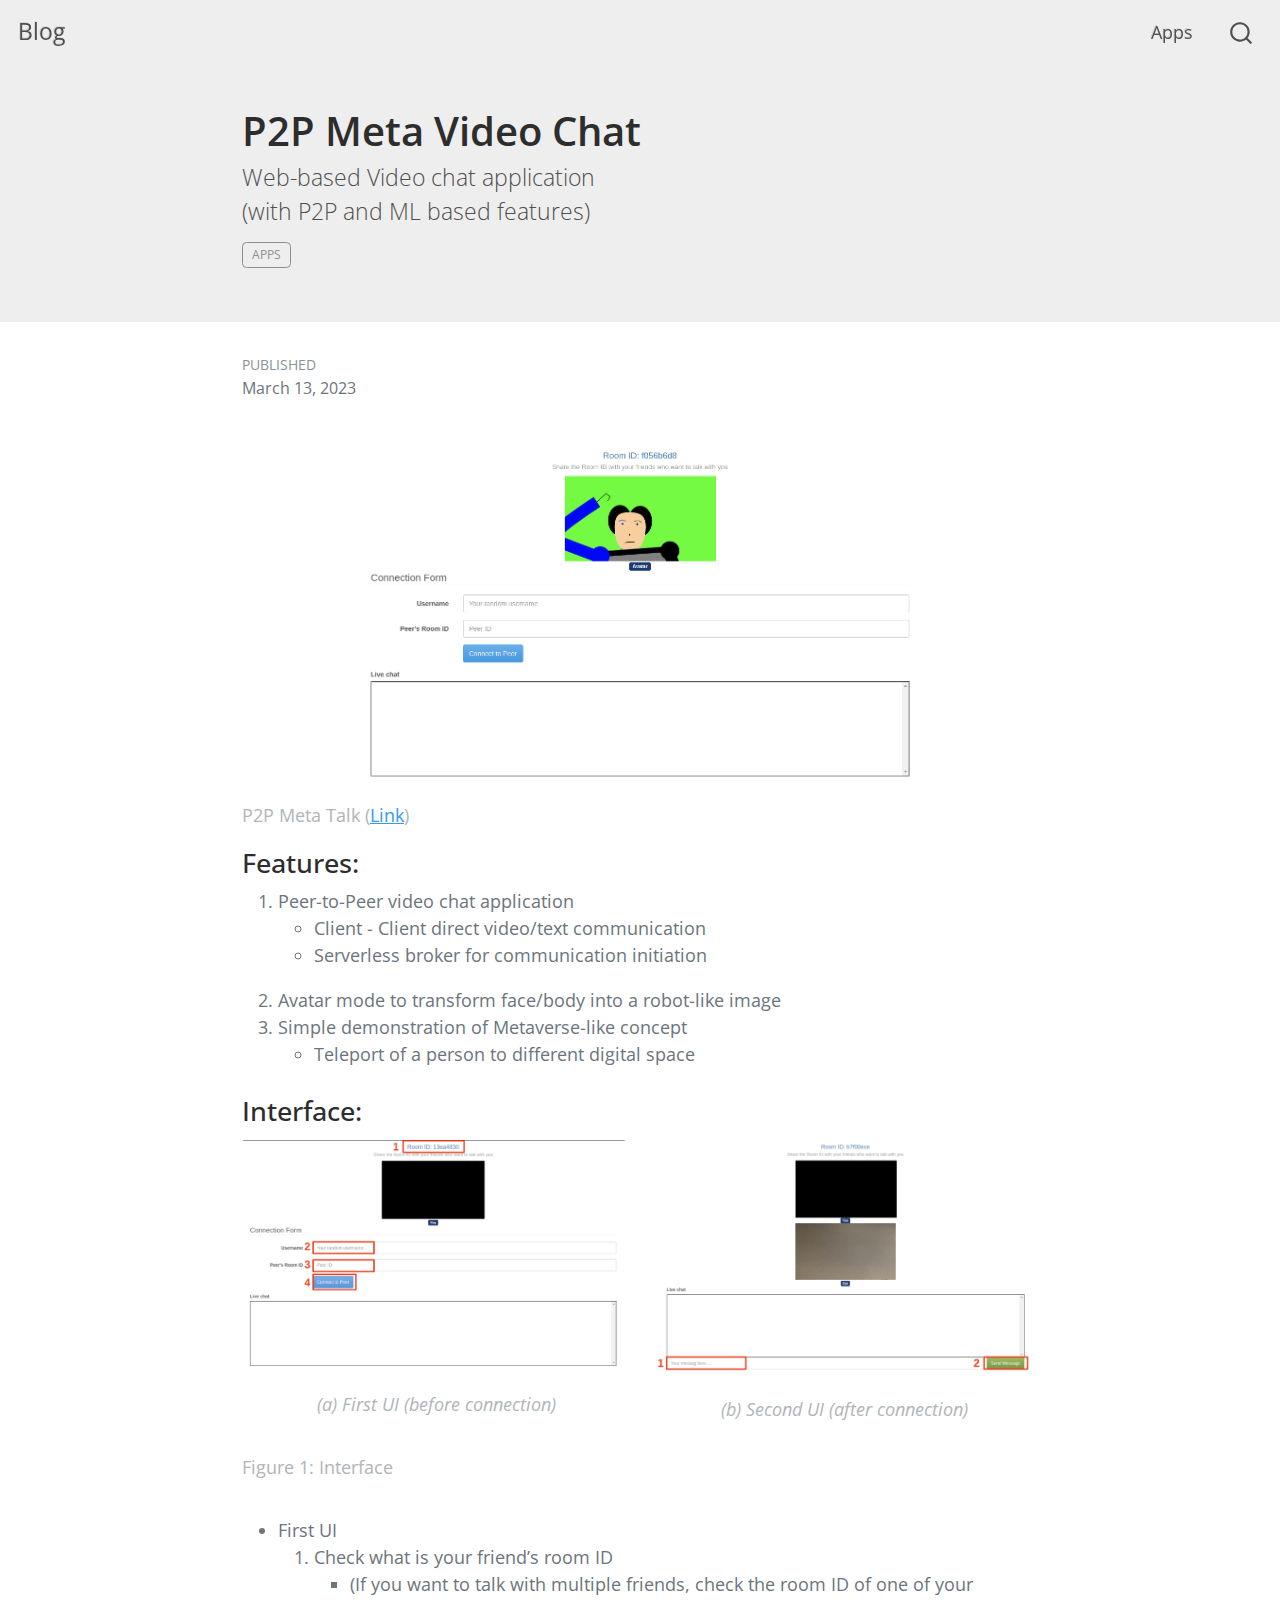
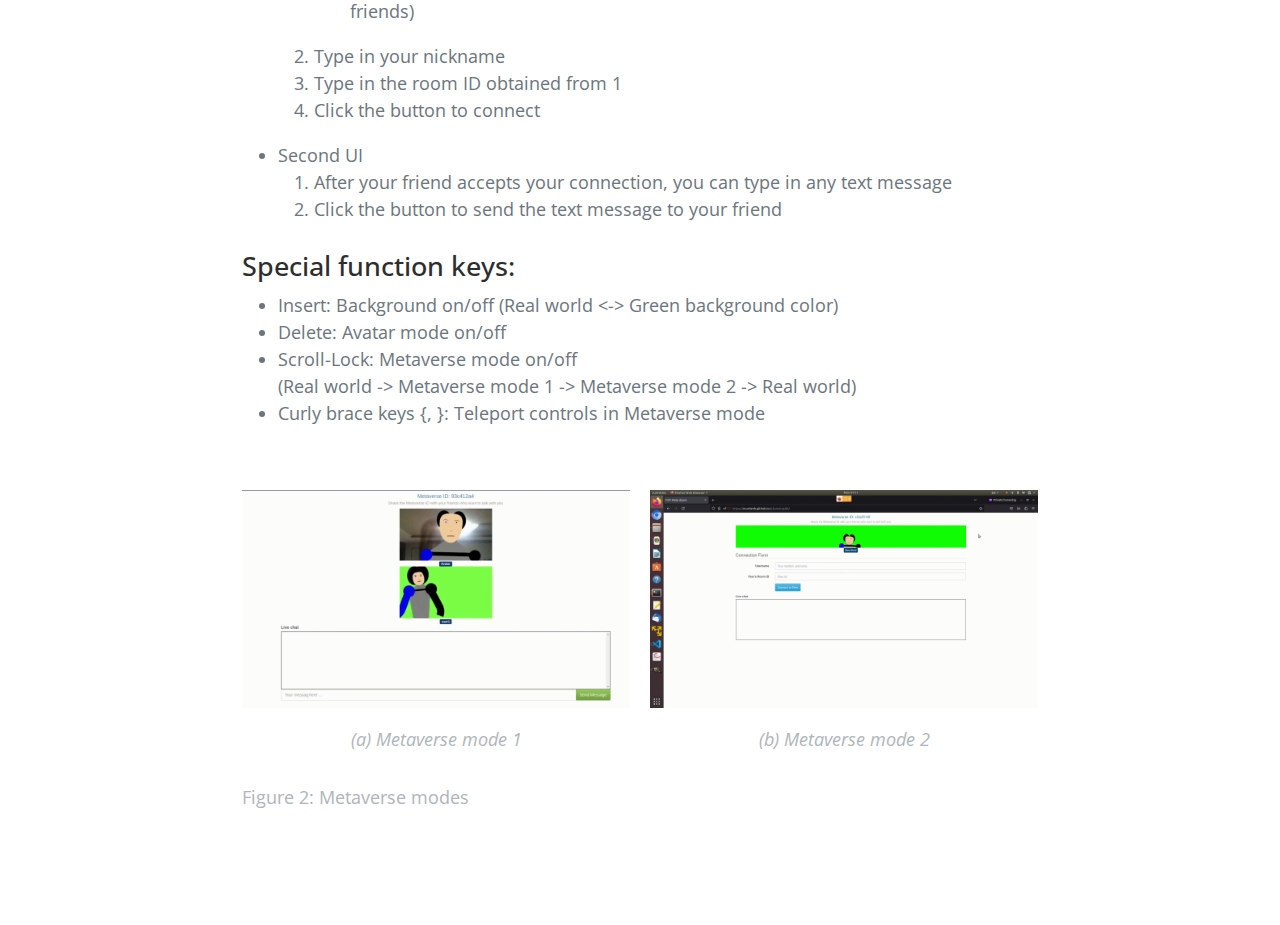
<file: posts/first-app/index.html>
<!DOCTYPE html>
<html xmlns="http://www.w3.org/1999/xhtml" lang="en" xml:lang="en"><head>

<meta charset="utf-8">
<meta name="generator" content="quarto-1.2.335">

<meta name="viewport" content="width=device-width, initial-scale=1.0, user-scalable=yes">

<meta name="dcterms.date" content="2023-03-13">

<title>Blog - P2P Meta Video Chat</title>
<style>
code{white-space: pre-wrap;}
span.smallcaps{font-variant: small-caps;}
div.columns{display: flex; gap: min(4vw, 1.5em);}
div.column{flex: auto; overflow-x: auto;}
div.hanging-indent{margin-left: 1.5em; text-indent: -1.5em;}
ul.task-list{list-style: none;}
ul.task-list li input[type="checkbox"] {
  width: 0.8em;
  margin: 0 0.8em 0.2em -1.6em;
  vertical-align: middle;
}
</style>


<script src="../../site_libs/quarto-nav/quarto-nav.js"></script>
<script src="../../site_libs/quarto-nav/headroom.min.js"></script>
<script src="../../site_libs/clipboard/clipboard.min.js"></script>
<script src="../../site_libs/quarto-search/autocomplete.umd.js"></script>
<script src="../../site_libs/quarto-search/fuse.min.js"></script>
<script src="../../site_libs/quarto-search/quarto-search.js"></script>
<meta name="quarto:offset" content="../../">
<script src="../../site_libs/quarto-html/quarto.js"></script>
<script src="../../site_libs/quarto-html/popper.min.js"></script>
<script src="../../site_libs/quarto-html/tippy.umd.min.js"></script>
<script src="../../site_libs/quarto-html/anchor.min.js"></script>
<link href="../../site_libs/quarto-html/tippy.css" rel="stylesheet">
<link href="../../site_libs/quarto-html/quarto-syntax-highlighting.css" rel="stylesheet" id="quarto-text-highlighting-styles">
<script src="../../site_libs/bootstrap/bootstrap.min.js"></script>
<link href="../../site_libs/bootstrap/bootstrap-icons.css" rel="stylesheet">
<link href="../../site_libs/bootstrap/bootstrap.min.css" rel="stylesheet" id="quarto-bootstrap" data-mode="light">
<script id="quarto-search-options" type="application/json">{
  "location": "navbar",
  "copy-button": false,
  "collapse-after": 3,
  "panel-placement": "end",
  "type": "overlay",
  "limit": 20,
  "language": {
    "search-no-results-text": "No results",
    "search-matching-documents-text": "matching documents",
    "search-copy-link-title": "Copy link to search",
    "search-hide-matches-text": "Hide additional matches",
    "search-more-match-text": "more match in this document",
    "search-more-matches-text": "more matches in this document",
    "search-clear-button-title": "Clear",
    "search-detached-cancel-button-title": "Cancel",
    "search-submit-button-title": "Submit"
  }
}</script>


<link rel="stylesheet" href="../../styles.css">
</head>

<body class="nav-fixed fullcontent">

<div id="quarto-search-results"></div>
  <header id="quarto-header" class="headroom fixed-top">
    <nav class="navbar navbar-expand-lg navbar-dark ">
      <div class="navbar-container container-fluid">
      <div class="navbar-brand-container">
    <a class="navbar-brand" href="../../index.html">
    <span class="navbar-title">Blog</span>
    </a>
  </div>
          <button class="navbar-toggler" type="button" data-bs-toggle="collapse" data-bs-target="#navbarCollapse" aria-controls="navbarCollapse" aria-expanded="false" aria-label="Toggle navigation" onclick="if (window.quartoToggleHeadroom) { window.quartoToggleHeadroom(); }">
  <span class="navbar-toggler-icon"></span>
</button>
          <div class="collapse navbar-collapse" id="navbarCollapse">
            <ul class="navbar-nav navbar-nav-scroll ms-auto">
  <li class="nav-item">
    <a class="nav-link" href="../../apps.html">
 <span class="menu-text">Apps</span></a>
  </li>  
</ul>
              <div id="quarto-search" class="" title="Search"></div>
          </div> <!-- /navcollapse -->
      </div> <!-- /container-fluid -->
    </nav>
</header>
<!-- content -->
<header id="title-block-header" class="quarto-title-block default page-columns page-full">
  <div class="quarto-title-banner page-columns page-full">
    <div class="quarto-title column-body">
      <h1 class="title">P2P Meta Video Chat</h1>
            <p class="subtitle lead">Web-based Video chat application <br> (with P2P and ML based features)</p>
                                <div class="quarto-categories">
                <div class="quarto-category">apps</div>
              </div>
                  </div>
  </div>
    
  
  <div class="quarto-title-meta">

      
      <div>
      <div class="quarto-title-meta-heading">Published</div>
      <div class="quarto-title-meta-contents">
        <p class="date">March 13, 2023</p>
      </div>
    </div>
    
      
    </div>
    
  
  </header><div id="quarto-content" class="quarto-container page-columns page-rows-contents page-layout-article page-navbar">
<!-- sidebar -->
<!-- margin-sidebar -->
    
<!-- main -->
<main class="content quarto-banner-title-block" id="quarto-document-content">




<div class="quarto-figure quarto-figure-center">
<figure class="figure">
<p><img src="p2pmeta1.png" class="img-fluid figure-img" style="width:70.0%"></p>
<p></p><figcaption class="figure-caption">P2P Meta Talk (<a href="https://murdenh.github.io/p2pmetatalk">Link</a>)</figcaption><p></p>
</figure>
</div>
<section id="features" class="level3">
<h3 class="anchored" data-anchor-id="features">Features:</h3>
<ol type="1">
<li>Peer-to-Peer video chat application
<ul>
<li>Client - Client direct video/text communication</li>
<li>Serverless broker for communication initiation</li>
</ul></li>
<li>Avatar mode to transform face/body into a robot-like image</li>
<li>Simple demonstration of Metaverse-like concept
<ul>
<li>Teleport of a person to different digital space</li>
</ul></li>
</ol>
</section>
<section id="interface" class="level3">
<h3 class="anchored" data-anchor-id="interface">Interface:</h3>
<div id="fig-ui" class="quarto-layout-panel">
<figure class="figure">
<div class="quarto-layout-row quarto-layout-valign-top">
<div class="quarto-layout-cell quarto-layout-cell-subref" style="flex-basis: 50.0%;justify-content: center;">
<div id="fig-ui1" class="quarto-figure quarto-figure-center anchored">
<figure class="figure">
<p><img src="p2pui1.png" class="img-fluid figure-img" data-ref-parent="fig-ui"></p>
<p></p><figcaption class="figure-caption">(a) First UI (before connection)</figcaption><p></p>
</figure>
</div>
</div>
<div class="quarto-layout-cell quarto-layout-cell-subref" style="flex-basis: 50.0%;justify-content: center;">
<div id="fig-ui2" class="quarto-figure quarto-figure-center anchored">
<figure class="figure">
<p><img src="p2pui2.png" class="img-fluid figure-img" data-ref-parent="fig-ui"></p>
<p></p><figcaption class="figure-caption">(b) Second UI (after connection)</figcaption><p></p>
</figure>
</div>
</div>
</div>
<p></p><figcaption class="figure-caption">Figure&nbsp;1: Interface</figcaption><p></p>
</figure>
</div>
<ul>
<li>First UI
<ol type="1">
<li>Check what is your friend’s room ID
<ul>
<li>(If you want to talk with multiple friends, check the room ID of one of your friends)</li>
</ul></li>
<li>Type in your nickname</li>
<li>Type in the room ID obtained from 1</li>
<li>Click the button to connect</li>
</ol></li>
<li>Second UI
<ol type="1">
<li>After your friend accepts your connection, you can type in any text message</li>
<li>Click the button to send the text message to your friend</li>
</ol></li>
</ul>
</section>
<section id="special-function-keys" class="level3">
<h3 class="anchored" data-anchor-id="special-function-keys">Special function keys:</h3>
<ul>
<li>Insert: Background on/off (Real world &lt;-&gt; Green background color)</li>
<li>Delete: Avatar mode on/off</li>
<li>Scroll-Lock: Metaverse mode on/off <br> (Real world -&gt; Metaverse mode 1 -&gt; Metaverse mode 2 -&gt; Real world)</li>
<li>Curly brace keys {, }: Teleport controls in Metaverse mode</li>
</ul>

<section id="section" class="level3">
  <h3 class="anchored" data-anchor-id="section"></h3>
  <div id="fig-ui" class="quarto-layout-panel">
  <figure class="figure">
  <div class="quarto-layout-row quarto-layout-valign-top">
  <div class="quarto-layout-cell quarto-layout-cell-subref" style="flex-basis: 50.0%;justify-content: center;">
  <div id="fig-meta1" class="quarto-figure quarto-figure-center anchored">
  <figure class="figure">
  <p><img src="p2pmeta2.gif" class="img-fluid figure-img" data-ref-parent="fig-ui"></p>
  <p></p><figcaption class="figure-caption">(a) Metaverse mode 1</figcaption><p></p>
  </figure>
  </div>
  </div>
  <div class="quarto-layout-cell quarto-layout-cell-subref" style="flex-basis: 50.0%;justify-content: center;">
  <div id="fig-meta2" class="quarto-figure quarto-figure-center anchored">
  <figure class="figure">
  <p><img src="p2pmeta3.gif" class="img-fluid figure-img" data-ref-parent="fig-ui"></p>
  <p></p><figcaption class="figure-caption">(b) Metaverse mode 2</figcaption><p></p>
  </figure>
  </div>
  </div>
  </div>
  <p></p><figcaption class="figure-caption">Figure&nbsp;2: Metaverse modes</figcaption><p></p>
  </figure>
  </div>
  
  
  </section>


</section>

</main> <!-- /main -->
<script id="quarto-html-after-body" type="application/javascript">
window.document.addEventListener("DOMContentLoaded", function (event) {
  const toggleBodyColorMode = (bsSheetEl) => {
    const mode = bsSheetEl.getAttribute("data-mode");
    const bodyEl = window.document.querySelector("body");
    if (mode === "dark") {
      bodyEl.classList.add("quarto-dark");
      bodyEl.classList.remove("quarto-light");
    } else {
      bodyEl.classList.add("quarto-light");
      bodyEl.classList.remove("quarto-dark");
    }
  }
  const toggleBodyColorPrimary = () => {
    const bsSheetEl = window.document.querySelector("link#quarto-bootstrap");
    if (bsSheetEl) {
      toggleBodyColorMode(bsSheetEl);
    }
  }
  toggleBodyColorPrimary();  
  const icon = "";
  const anchorJS = new window.AnchorJS();
  anchorJS.options = {
    placement: 'right',
    icon: icon
  };
  anchorJS.add('.anchored');
  const clipboard = new window.ClipboardJS('.code-copy-button', {
    target: function(trigger) {
      return trigger.previousElementSibling;
    }
  });
  clipboard.on('success', function(e) {
    // button target
    const button = e.trigger;
    // don't keep focus
    button.blur();
    // flash "checked"
    button.classList.add('code-copy-button-checked');
    var currentTitle = button.getAttribute("title");
    button.setAttribute("title", "Copied!");
    let tooltip;
    if (window.bootstrap) {
      button.setAttribute("data-bs-toggle", "tooltip");
      button.setAttribute("data-bs-placement", "left");
      button.setAttribute("data-bs-title", "Copied!");
      tooltip = new bootstrap.Tooltip(button, 
        { trigger: "manual", 
          customClass: "code-copy-button-tooltip",
          offset: [0, -8]});
      tooltip.show();    
    }
    setTimeout(function() {
      if (tooltip) {
        tooltip.hide();
        button.removeAttribute("data-bs-title");
        button.removeAttribute("data-bs-toggle");
        button.removeAttribute("data-bs-placement");
      }
      button.setAttribute("title", currentTitle);
      button.classList.remove('code-copy-button-checked');
    }, 1000);
    // clear code selection
    e.clearSelection();
  });
  function tippyHover(el, contentFn) {
    const config = {
      allowHTML: true,
      content: contentFn,
      maxWidth: 500,
      delay: 100,
      arrow: false,
      appendTo: function(el) {
          return el.parentElement;
      },
      interactive: true,
      interactiveBorder: 10,
      theme: 'quarto',
      placement: 'bottom-start'
    };
    window.tippy(el, config); 
  }
  const noterefs = window.document.querySelectorAll('a[role="doc-noteref"]');
  for (var i=0; i<noterefs.length; i++) {
    const ref = noterefs[i];
    tippyHover(ref, function() {
      // use id or data attribute instead here
      let href = ref.getAttribute('data-footnote-href') || ref.getAttribute('href');
      try { href = new URL(href).hash; } catch {}
      const id = href.replace(/^#\/?/, "");
      const note = window.document.getElementById(id);
      return note.innerHTML;
    });
  }
  const findCites = (el) => {
    const parentEl = el.parentElement;
    if (parentEl) {
      const cites = parentEl.dataset.cites;
      if (cites) {
        return {
          el,
          cites: cites.split(' ')
        };
      } else {
        return findCites(el.parentElement)
      }
    } else {
      return undefined;
    }
  };
  var bibliorefs = window.document.querySelectorAll('a[role="doc-biblioref"]');
  for (var i=0; i<bibliorefs.length; i++) {
    const ref = bibliorefs[i];
    const citeInfo = findCites(ref);
    if (citeInfo) {
      tippyHover(citeInfo.el, function() {
        var popup = window.document.createElement('div');
        citeInfo.cites.forEach(function(cite) {
          var citeDiv = window.document.createElement('div');
          citeDiv.classList.add('hanging-indent');
          citeDiv.classList.add('csl-entry');
          var biblioDiv = window.document.getElementById('ref-' + cite);
          if (biblioDiv) {
            citeDiv.innerHTML = biblioDiv.innerHTML;
          }
          popup.appendChild(citeDiv);
        });
        return popup.innerHTML;
      });
    }
  }
});
</script>
</div> <!-- /content -->



</body></html>
</file>
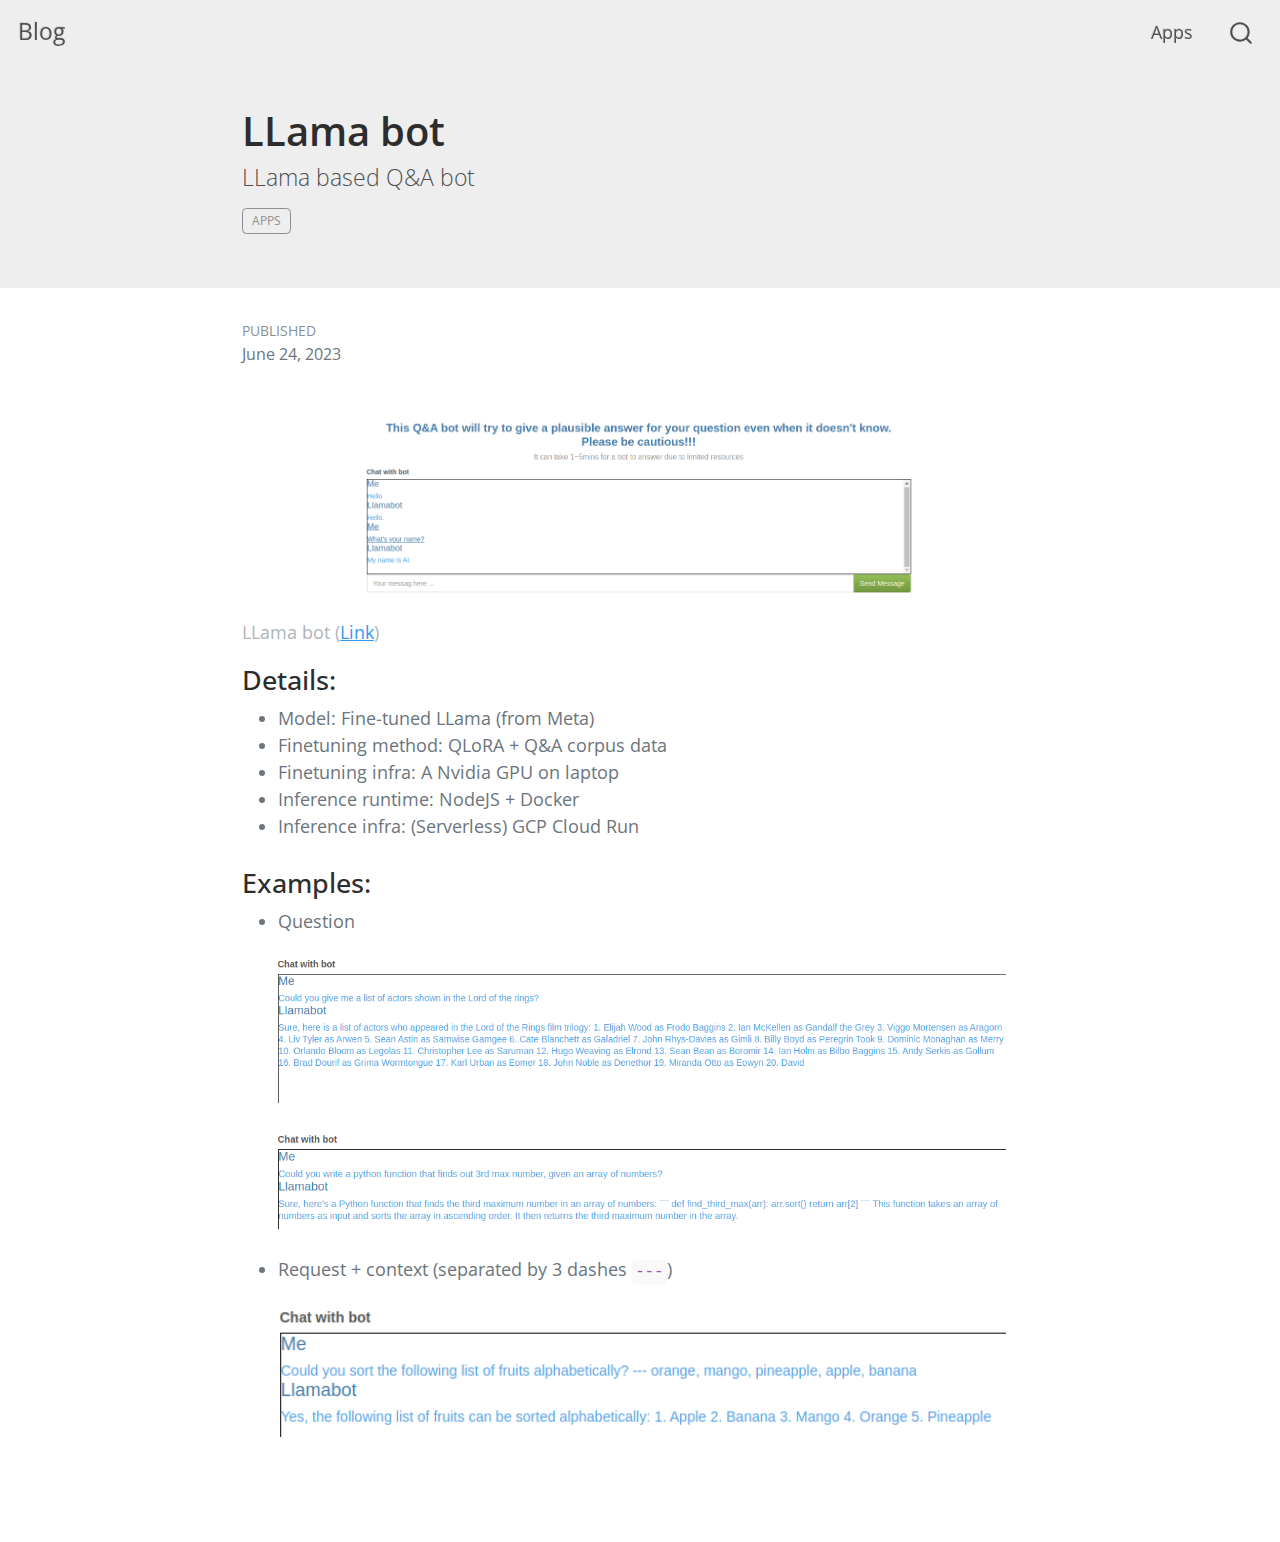
<file: posts/second-app/index.html>
<!DOCTYPE html>
<html xmlns="http://www.w3.org/1999/xhtml" lang="en" xml:lang="en"><head>

<meta charset="utf-8">
<meta name="generator" content="quarto-1.2.335">

<meta name="viewport" content="width=device-width, initial-scale=1.0, user-scalable=yes">

<meta name="dcterms.date" content="2023-06-24">

<title>Blog - LLama bot</title>
<style>
code{white-space: pre-wrap;}
span.smallcaps{font-variant: small-caps;}
div.columns{display: flex; gap: min(4vw, 1.5em);}
div.column{flex: auto; overflow-x: auto;}
div.hanging-indent{margin-left: 1.5em; text-indent: -1.5em;}
ul.task-list{list-style: none;}
ul.task-list li input[type="checkbox"] {
  width: 0.8em;
  margin: 0 0.8em 0.2em -1.6em;
  vertical-align: middle;
}
</style>


<script src="../../site_libs/quarto-nav/quarto-nav.js"></script>
<script src="../../site_libs/quarto-nav/headroom.min.js"></script>
<script src="../../site_libs/clipboard/clipboard.min.js"></script>
<script src="../../site_libs/quarto-search/autocomplete.umd.js"></script>
<script src="../../site_libs/quarto-search/fuse.min.js"></script>
<script src="../../site_libs/quarto-search/quarto-search.js"></script>
<meta name="quarto:offset" content="../../">
<script src="../../site_libs/quarto-html/quarto.js"></script>
<script src="../../site_libs/quarto-html/popper.min.js"></script>
<script src="../../site_libs/quarto-html/tippy.umd.min.js"></script>
<script src="../../site_libs/quarto-html/anchor.min.js"></script>
<link href="../../site_libs/quarto-html/tippy.css" rel="stylesheet">
<link href="../../site_libs/quarto-html/quarto-syntax-highlighting.css" rel="stylesheet" id="quarto-text-highlighting-styles">
<script src="../../site_libs/bootstrap/bootstrap.min.js"></script>
<link href="../../site_libs/bootstrap/bootstrap-icons.css" rel="stylesheet">
<link href="../../site_libs/bootstrap/bootstrap.min.css" rel="stylesheet" id="quarto-bootstrap" data-mode="light">
<script id="quarto-search-options" type="application/json">{
  "location": "navbar",
  "copy-button": false,
  "collapse-after": 3,
  "panel-placement": "end",
  "type": "overlay",
  "limit": 20,
  "language": {
    "search-no-results-text": "No results",
    "search-matching-documents-text": "matching documents",
    "search-copy-link-title": "Copy link to search",
    "search-hide-matches-text": "Hide additional matches",
    "search-more-match-text": "more match in this document",
    "search-more-matches-text": "more matches in this document",
    "search-clear-button-title": "Clear",
    "search-detached-cancel-button-title": "Cancel",
    "search-submit-button-title": "Submit"
  }
}</script>


<link rel="stylesheet" href="../../styles.css">
</head>

<body class="nav-fixed fullcontent">

<div id="quarto-search-results"></div>
  <header id="quarto-header" class="headroom fixed-top">
    <nav class="navbar navbar-expand-lg navbar-dark ">
      <div class="navbar-container container-fluid">
      <div class="navbar-brand-container">
    <a class="navbar-brand" href="../../index.html">
    <span class="navbar-title">Blog</span>
    </a>
  </div>
          <button class="navbar-toggler" type="button" data-bs-toggle="collapse" data-bs-target="#navbarCollapse" aria-controls="navbarCollapse" aria-expanded="false" aria-label="Toggle navigation" onclick="if (window.quartoToggleHeadroom) { window.quartoToggleHeadroom(); }">
  <span class="navbar-toggler-icon"></span>
</button>
          <div class="collapse navbar-collapse" id="navbarCollapse">
            <ul class="navbar-nav navbar-nav-scroll ms-auto">
  <li class="nav-item">
    <a class="nav-link" href="../../apps.html">
 <span class="menu-text">Apps</span></a>
  </li>  
</ul>
              <div id="quarto-search" class="" title="Search"></div>
          </div> <!-- /navcollapse -->
      </div> <!-- /container-fluid -->
    </nav>
</header>
<!-- content -->
<header id="title-block-header" class="quarto-title-block default page-columns page-full">
  <div class="quarto-title-banner page-columns page-full">
    <div class="quarto-title column-body">
      <h1 class="title">LLama bot</h1>
            <p class="subtitle lead">LLama based Q&amp;A bot</p>
                                <div class="quarto-categories">
                <div class="quarto-category">apps</div>
              </div>
                  </div>
  </div>
    
  
  <div class="quarto-title-meta">

      
      <div>
      <div class="quarto-title-meta-heading">Published</div>
      <div class="quarto-title-meta-contents">
        <p class="date">June 24, 2023</p>
      </div>
    </div>
    
      
    </div>
    
  
  </header><div id="quarto-content" class="quarto-container page-columns page-rows-contents page-layout-article page-navbar">
<!-- sidebar -->
<!-- margin-sidebar -->
    
<!-- main -->
<main class="content quarto-banner-title-block" id="quarto-document-content">




<div class="quarto-figure quarto-figure-center">
<figure class="figure">
<p><img src="llama1.png" class="img-fluid figure-img" style="width:70.0%"></p>
<p></p><figcaption class="figure-caption">LLama bot (<a href="https://murdenh.github.io/llamabot">Link</a>)</figcaption><p></p>
</figure>
</div>
<section id="details" class="level3">
<h3 class="anchored" data-anchor-id="details">Details:</h3>
<ul>
<li>Model: Fine-tuned LLama (from Meta)</li>
<li>Finetuning method: QLoRA + Q&amp;A corpus data</li>
<li>Finetuning infra: A Nvidia GPU on laptop</li>
<li>Inference runtime: NodeJS + Docker</li>
<li>Inference infra: (Serverless) GCP Cloud Run </li>
</ul>
</section>
<section id="examples" class="level3">
<h3 class="anchored" data-anchor-id="examples">Examples:</h3>
<ul>
<li>Question</li>
</ul>
<div class="quarto-figure quarto-figure-center">
<figure class="figure">
<p><img src="llamaex1.png" class="img-fluid figure-img" style="width:92.0%"></p>
</figure>
</div>
<div class="quarto-figure quarto-figure-center">
<figure class="figure">
<p><img src="llamaex2.png" class="img-fluid figure-img" style="width:92.0%"></p>
</figure>
</div>
<ul>
<li>Request + context (separated by 3 dashes <code>---</code>)</li>
</ul>
<div class="quarto-figure quarto-figure-center">
<figure class="figure">
<p><img src="llamaex3.png" class="img-fluid figure-img" style="width:92.0%"></p>
</figure>
</div>


</section>

</main> <!-- /main -->
<script id="quarto-html-after-body" type="application/javascript">
window.document.addEventListener("DOMContentLoaded", function (event) {
  const toggleBodyColorMode = (bsSheetEl) => {
    const mode = bsSheetEl.getAttribute("data-mode");
    const bodyEl = window.document.querySelector("body");
    if (mode === "dark") {
      bodyEl.classList.add("quarto-dark");
      bodyEl.classList.remove("quarto-light");
    } else {
      bodyEl.classList.add("quarto-light");
      bodyEl.classList.remove("quarto-dark");
    }
  }
  const toggleBodyColorPrimary = () => {
    const bsSheetEl = window.document.querySelector("link#quarto-bootstrap");
    if (bsSheetEl) {
      toggleBodyColorMode(bsSheetEl);
    }
  }
  toggleBodyColorPrimary();  
  const icon = "";
  const anchorJS = new window.AnchorJS();
  anchorJS.options = {
    placement: 'right',
    icon: icon
  };
  anchorJS.add('.anchored');
  const clipboard = new window.ClipboardJS('.code-copy-button', {
    target: function(trigger) {
      return trigger.previousElementSibling;
    }
  });
  clipboard.on('success', function(e) {
    // button target
    const button = e.trigger;
    // don't keep focus
    button.blur();
    // flash "checked"
    button.classList.add('code-copy-button-checked');
    var currentTitle = button.getAttribute("title");
    button.setAttribute("title", "Copied!");
    let tooltip;
    if (window.bootstrap) {
      button.setAttribute("data-bs-toggle", "tooltip");
      button.setAttribute("data-bs-placement", "left");
      button.setAttribute("data-bs-title", "Copied!");
      tooltip = new bootstrap.Tooltip(button, 
        { trigger: "manual", 
          customClass: "code-copy-button-tooltip",
          offset: [0, -8]});
      tooltip.show();    
    }
    setTimeout(function() {
      if (tooltip) {
        tooltip.hide();
        button.removeAttribute("data-bs-title");
        button.removeAttribute("data-bs-toggle");
        button.removeAttribute("data-bs-placement");
      }
      button.setAttribute("title", currentTitle);
      button.classList.remove('code-copy-button-checked');
    }, 1000);
    // clear code selection
    e.clearSelection();
  });
  function tippyHover(el, contentFn) {
    const config = {
      allowHTML: true,
      content: contentFn,
      maxWidth: 500,
      delay: 100,
      arrow: false,
      appendTo: function(el) {
          return el.parentElement;
      },
      interactive: true,
      interactiveBorder: 10,
      theme: 'quarto',
      placement: 'bottom-start'
    };
    window.tippy(el, config); 
  }
  const noterefs = window.document.querySelectorAll('a[role="doc-noteref"]');
  for (var i=0; i<noterefs.length; i++) {
    const ref = noterefs[i];
    tippyHover(ref, function() {
      // use id or data attribute instead here
      let href = ref.getAttribute('data-footnote-href') || ref.getAttribute('href');
      try { href = new URL(href).hash; } catch {}
      const id = href.replace(/^#\/?/, "");
      const note = window.document.getElementById(id);
      return note.innerHTML;
    });
  }
  const findCites = (el) => {
    const parentEl = el.parentElement;
    if (parentEl) {
      const cites = parentEl.dataset.cites;
      if (cites) {
        return {
          el,
          cites: cites.split(' ')
        };
      } else {
        return findCites(el.parentElement)
      }
    } else {
      return undefined;
    }
  };
  var bibliorefs = window.document.querySelectorAll('a[role="doc-biblioref"]');
  for (var i=0; i<bibliorefs.length; i++) {
    const ref = bibliorefs[i];
    const citeInfo = findCites(ref);
    if (citeInfo) {
      tippyHover(citeInfo.el, function() {
        var popup = window.document.createElement('div');
        citeInfo.cites.forEach(function(cite) {
          var citeDiv = window.document.createElement('div');
          citeDiv.classList.add('hanging-indent');
          citeDiv.classList.add('csl-entry');
          var biblioDiv = window.document.getElementById('ref-' + cite);
          if (biblioDiv) {
            citeDiv.innerHTML = biblioDiv.innerHTML;
          }
          popup.appendChild(citeDiv);
        });
        return popup.innerHTML;
      });
    }
  }
});
</script>
</div> <!-- /content -->



</body></html>
</file>
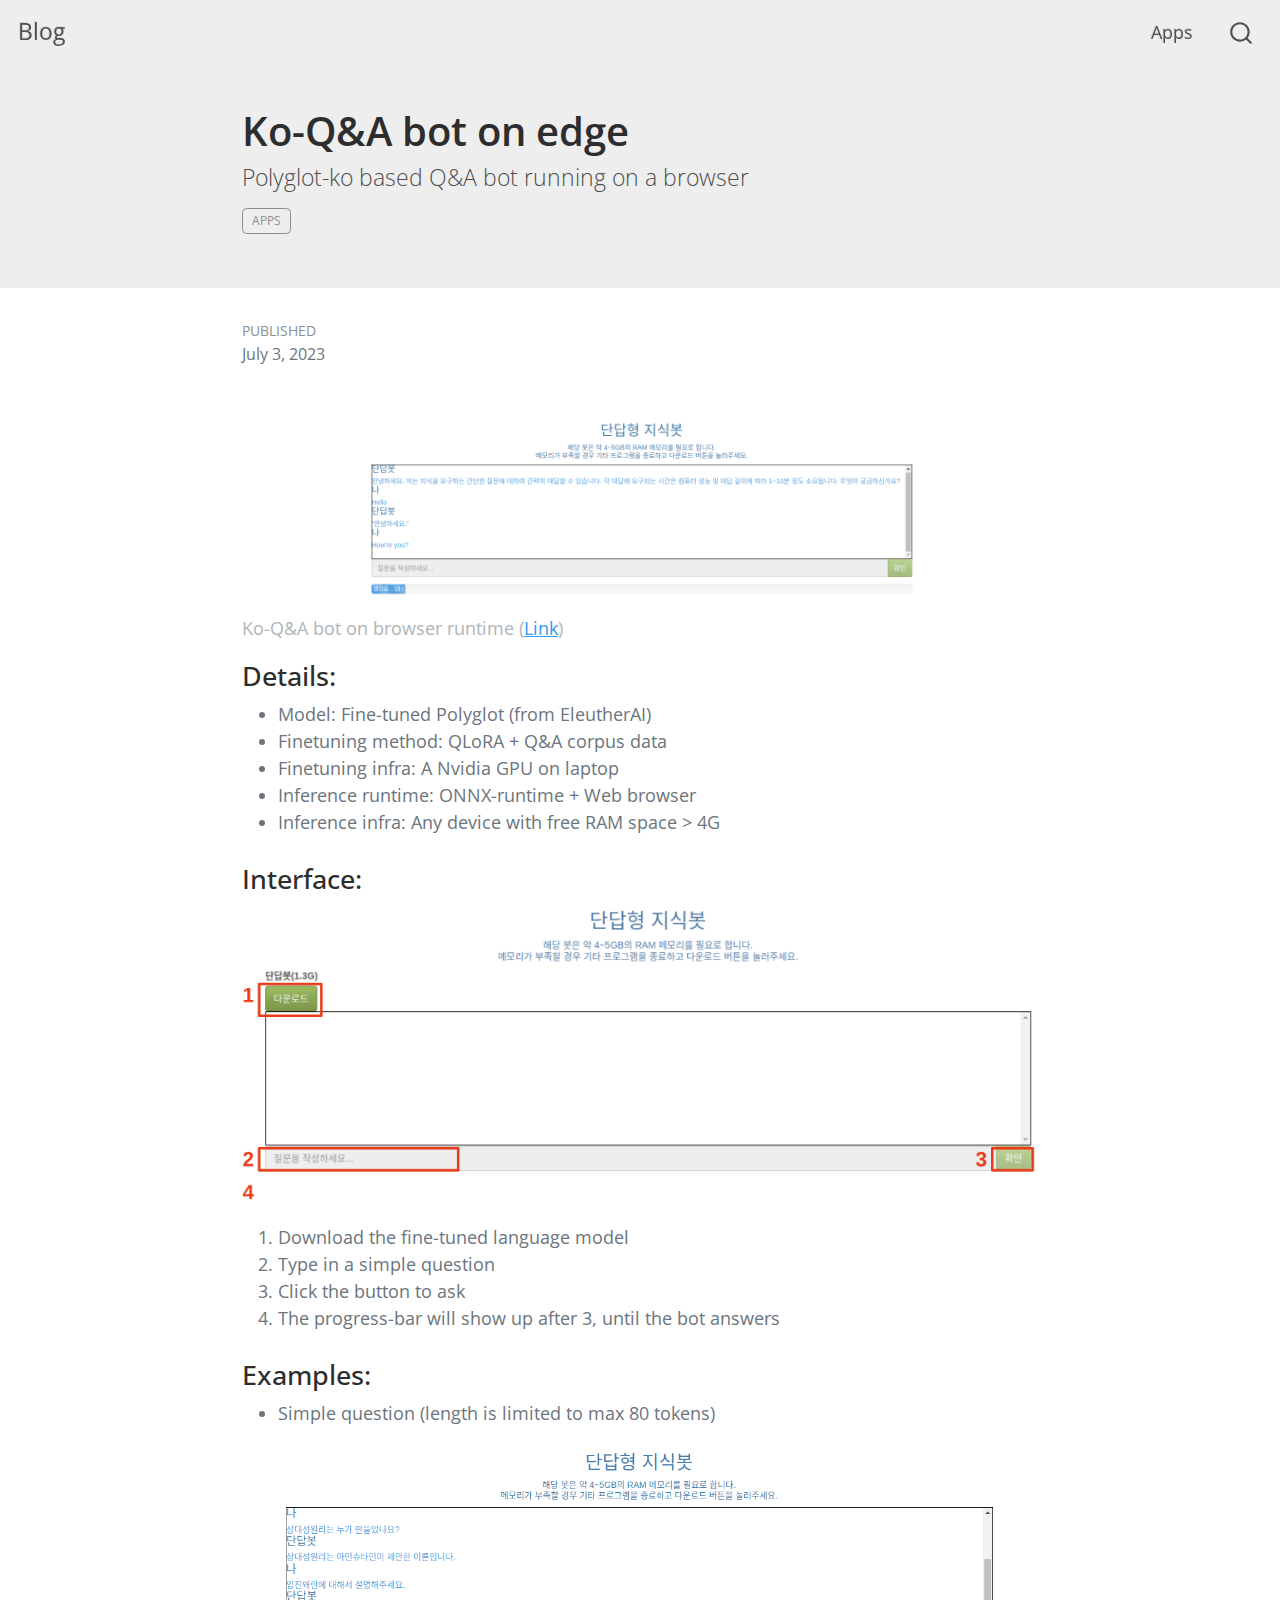
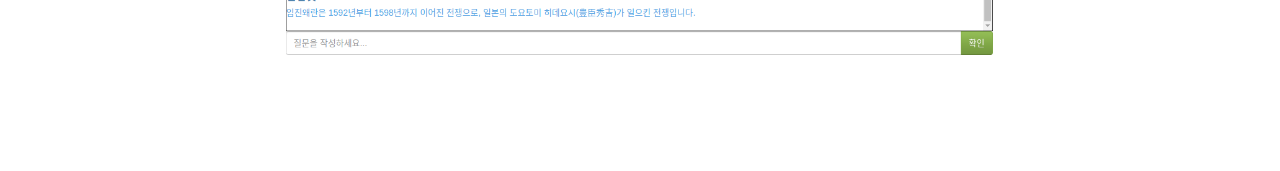
<file: posts/third-app/index.html>
<!DOCTYPE html>
<html xmlns="http://www.w3.org/1999/xhtml" lang="en" xml:lang="en"><head>

<meta charset="utf-8">
<meta name="generator" content="quarto-1.2.335">

<meta name="viewport" content="width=device-width, initial-scale=1.0, user-scalable=yes">

<meta name="dcterms.date" content="2023-07-03">

<title>Blog - Ko-Q&amp;A bot on edge</title>
<style>
code{white-space: pre-wrap;}
span.smallcaps{font-variant: small-caps;}
div.columns{display: flex; gap: min(4vw, 1.5em);}
div.column{flex: auto; overflow-x: auto;}
div.hanging-indent{margin-left: 1.5em; text-indent: -1.5em;}
ul.task-list{list-style: none;}
ul.task-list li input[type="checkbox"] {
  width: 0.8em;
  margin: 0 0.8em 0.2em -1.6em;
  vertical-align: middle;
}
</style>


<script src="../../site_libs/quarto-nav/quarto-nav.js"></script>
<script src="../../site_libs/quarto-nav/headroom.min.js"></script>
<script src="../../site_libs/clipboard/clipboard.min.js"></script>
<script src="../../site_libs/quarto-search/autocomplete.umd.js"></script>
<script src="../../site_libs/quarto-search/fuse.min.js"></script>
<script src="../../site_libs/quarto-search/quarto-search.js"></script>
<meta name="quarto:offset" content="../../">
<script src="../../site_libs/quarto-html/quarto.js"></script>
<script src="../../site_libs/quarto-html/popper.min.js"></script>
<script src="../../site_libs/quarto-html/tippy.umd.min.js"></script>
<script src="../../site_libs/quarto-html/anchor.min.js"></script>
<link href="../../site_libs/quarto-html/tippy.css" rel="stylesheet">
<link href="../../site_libs/quarto-html/quarto-syntax-highlighting.css" rel="stylesheet" id="quarto-text-highlighting-styles">
<script src="../../site_libs/bootstrap/bootstrap.min.js"></script>
<link href="../../site_libs/bootstrap/bootstrap-icons.css" rel="stylesheet">
<link href="../../site_libs/bootstrap/bootstrap.min.css" rel="stylesheet" id="quarto-bootstrap" data-mode="light">
<script id="quarto-search-options" type="application/json">{
  "location": "navbar",
  "copy-button": false,
  "collapse-after": 3,
  "panel-placement": "end",
  "type": "overlay",
  "limit": 20,
  "language": {
    "search-no-results-text": "No results",
    "search-matching-documents-text": "matching documents",
    "search-copy-link-title": "Copy link to search",
    "search-hide-matches-text": "Hide additional matches",
    "search-more-match-text": "more match in this document",
    "search-more-matches-text": "more matches in this document",
    "search-clear-button-title": "Clear",
    "search-detached-cancel-button-title": "Cancel",
    "search-submit-button-title": "Submit"
  }
}</script>


<link rel="stylesheet" href="../../styles.css">
</head>

<body class="nav-fixed fullcontent">

<div id="quarto-search-results"></div>
  <header id="quarto-header" class="headroom fixed-top">
    <nav class="navbar navbar-expand-lg navbar-dark ">
      <div class="navbar-container container-fluid">
      <div class="navbar-brand-container">
    <a class="navbar-brand" href="../../index.html">
    <span class="navbar-title">Blog</span>
    </a>
  </div>
          <button class="navbar-toggler" type="button" data-bs-toggle="collapse" data-bs-target="#navbarCollapse" aria-controls="navbarCollapse" aria-expanded="false" aria-label="Toggle navigation" onclick="if (window.quartoToggleHeadroom) { window.quartoToggleHeadroom(); }">
  <span class="navbar-toggler-icon"></span>
</button>
          <div class="collapse navbar-collapse" id="navbarCollapse">
            <ul class="navbar-nav navbar-nav-scroll ms-auto">
  <li class="nav-item">
    <a class="nav-link" href="../../apps.html">
 <span class="menu-text">Apps</span></a>
  </li>  
</ul>
              <div id="quarto-search" class="" title="Search"></div>
          </div> <!-- /navcollapse -->
      </div> <!-- /container-fluid -->
    </nav>
</header>
<!-- content -->
<header id="title-block-header" class="quarto-title-block default page-columns page-full">
  <div class="quarto-title-banner page-columns page-full">
    <div class="quarto-title column-body">
      <h1 class="title">Ko-Q&amp;A bot on edge</h1>
            <p class="subtitle lead">Polyglot-ko based Q&amp;A bot running on a browser</p>
                                <div class="quarto-categories">
                <div class="quarto-category">apps</div>
              </div>
                  </div>
  </div>
    
  
  <div class="quarto-title-meta">

      
      <div>
      <div class="quarto-title-meta-heading">Published</div>
      <div class="quarto-title-meta-contents">
        <p class="date">July 3, 2023</p>
      </div>
    </div>
    
      
    </div>
    
  
  </header><div id="quarto-content" class="quarto-container page-columns page-rows-contents page-layout-article page-navbar">
<!-- sidebar -->
<!-- margin-sidebar -->
    
<!-- main -->
<main class="content quarto-banner-title-block" id="quarto-document-content">




<div class="quarto-figure quarto-figure-center">
<figure class="figure">
<p><img src="koqa1.png" class="img-fluid figure-img" style="width:70.0%"></p>
<p></p><figcaption class="figure-caption">Ko-Q&amp;A bot on browser runtime (<a href="https://murdenh.github.io/koqabot/">Link</a>)</figcaption><p></p>
</figure>
</div>
<section id="details" class="level3">
<h3 class="anchored" data-anchor-id="details">Details:</h3>
<ul>
<li>Model: Fine-tuned Polyglot (from EleutherAI)</li>
<li>Finetuning method: QLoRA + Q&amp;A corpus data</li>
<li>Finetuning infra: A Nvidia GPU on laptop</li>
<li>Inference runtime: ONNX-runtime + Web browser</li>
<li>Inference infra: Any device with free RAM space &gt; 4G</li>
</ul>
</section>
<section id="interface" class="level3">
<h3 class="anchored" data-anchor-id="interface">Interface:</h3>
<p><img src="koqaui.png" class="img-fluid"></p>
<ol type="1">
<li>Download the fine-tuned language model</li>
<li>Type in a simple question</li>
<li>Click the button to ask</li>
<li>The progress-bar will show up after 3, until the bot answers</li>
</ol>
</section>
<section id="examples" class="level3">
<h3 class="anchored" data-anchor-id="examples">Examples:</h3>
<ul>
<li>Simple question (length is limited to max 80 tokens)</li>
</ul>
<div class="quarto-figure quarto-figure-center">
<figure class="figure">
<p><img src="koqaex1.png" class="img-fluid figure-img" style="width:92.0%"></p>
</figure>
</div>


</section>

</main> <!-- /main -->
<script id="quarto-html-after-body" type="application/javascript">
window.document.addEventListener("DOMContentLoaded", function (event) {
  const toggleBodyColorMode = (bsSheetEl) => {
    const mode = bsSheetEl.getAttribute("data-mode");
    const bodyEl = window.document.querySelector("body");
    if (mode === "dark") {
      bodyEl.classList.add("quarto-dark");
      bodyEl.classList.remove("quarto-light");
    } else {
      bodyEl.classList.add("quarto-light");
      bodyEl.classList.remove("quarto-dark");
    }
  }
  const toggleBodyColorPrimary = () => {
    const bsSheetEl = window.document.querySelector("link#quarto-bootstrap");
    if (bsSheetEl) {
      toggleBodyColorMode(bsSheetEl);
    }
  }
  toggleBodyColorPrimary();  
  const icon = "";
  const anchorJS = new window.AnchorJS();
  anchorJS.options = {
    placement: 'right',
    icon: icon
  };
  anchorJS.add('.anchored');
  const clipboard = new window.ClipboardJS('.code-copy-button', {
    target: function(trigger) {
      return trigger.previousElementSibling;
    }
  });
  clipboard.on('success', function(e) {
    // button target
    const button = e.trigger;
    // don't keep focus
    button.blur();
    // flash "checked"
    button.classList.add('code-copy-button-checked');
    var currentTitle = button.getAttribute("title");
    button.setAttribute("title", "Copied!");
    let tooltip;
    if (window.bootstrap) {
      button.setAttribute("data-bs-toggle", "tooltip");
      button.setAttribute("data-bs-placement", "left");
      button.setAttribute("data-bs-title", "Copied!");
      tooltip = new bootstrap.Tooltip(button, 
        { trigger: "manual", 
          customClass: "code-copy-button-tooltip",
          offset: [0, -8]});
      tooltip.show();    
    }
    setTimeout(function() {
      if (tooltip) {
        tooltip.hide();
        button.removeAttribute("data-bs-title");
        button.removeAttribute("data-bs-toggle");
        button.removeAttribute("data-bs-placement");
      }
      button.setAttribute("title", currentTitle);
      button.classList.remove('code-copy-button-checked');
    }, 1000);
    // clear code selection
    e.clearSelection();
  });
  function tippyHover(el, contentFn) {
    const config = {
      allowHTML: true,
      content: contentFn,
      maxWidth: 500,
      delay: 100,
      arrow: false,
      appendTo: function(el) {
          return el.parentElement;
      },
      interactive: true,
      interactiveBorder: 10,
      theme: 'quarto',
      placement: 'bottom-start'
    };
    window.tippy(el, config); 
  }
  const noterefs = window.document.querySelectorAll('a[role="doc-noteref"]');
  for (var i=0; i<noterefs.length; i++) {
    const ref = noterefs[i];
    tippyHover(ref, function() {
      // use id or data attribute instead here
      let href = ref.getAttribute('data-footnote-href') || ref.getAttribute('href');
      try { href = new URL(href).hash; } catch {}
      const id = href.replace(/^#\/?/, "");
      const note = window.document.getElementById(id);
      return note.innerHTML;
    });
  }
  const findCites = (el) => {
    const parentEl = el.parentElement;
    if (parentEl) {
      const cites = parentEl.dataset.cites;
      if (cites) {
        return {
          el,
          cites: cites.split(' ')
        };
      } else {
        return findCites(el.parentElement)
      }
    } else {
      return undefined;
    }
  };
  var bibliorefs = window.document.querySelectorAll('a[role="doc-biblioref"]');
  for (var i=0; i<bibliorefs.length; i++) {
    const ref = bibliorefs[i];
    const citeInfo = findCites(ref);
    if (citeInfo) {
      tippyHover(citeInfo.el, function() {
        var popup = window.document.createElement('div');
        citeInfo.cites.forEach(function(cite) {
          var citeDiv = window.document.createElement('div');
          citeDiv.classList.add('hanging-indent');
          citeDiv.classList.add('csl-entry');
          var biblioDiv = window.document.getElementById('ref-' + cite);
          if (biblioDiv) {
            citeDiv.innerHTML = biblioDiv.innerHTML;
          }
          popup.appendChild(citeDiv);
        });
        return popup.innerHTML;
      });
    }
  }
});
</script>
</div> <!-- /content -->



</body></html>
</file>
<file: site_libs/quarto-html/tippy.css>
.tippy-box[data-animation=fade][data-state=hidden]{opacity:0}[data-tippy-root]{max-width:calc(100vw - 10px)}.tippy-box{position:relative;background-color:#333;color:#fff;border-radius:4px;font-size:14px;line-height:1.4;white-space:normal;outline:0;transition-property:transform,visibility,opacity}.tippy-box[data-placement^=top]>.tippy-arrow{bottom:0}.tippy-box[data-placement^=top]>.tippy-arrow:before{bottom:-7px;left:0;border-width:8px 8px 0;border-top-color:initial;transform-origin:center top}.tippy-box[data-placement^=bottom]>.tippy-arrow{top:0}.tippy-box[data-placement^=bottom]>.tippy-arrow:before{top:-7px;left:0;border-width:0 8px 8px;border-bottom-color:initial;transform-origin:center bottom}.tippy-box[data-placement^=left]>.tippy-arrow{right:0}.tippy-box[data-placement^=left]>.tippy-arrow:before{border-width:8px 0 8px 8px;border-left-color:initial;right:-7px;transform-origin:center left}.tippy-box[data-placement^=right]>.tippy-arrow{left:0}.tippy-box[data-placement^=right]>.tippy-arrow:before{left:-7px;border-width:8px 8px 8px 0;border-right-color:initial;transform-origin:center right}.tippy-box[data-inertia][data-state=visible]{transition-timing-function:cubic-bezier(.54,1.5,.38,1.11)}.tippy-arrow{width:16px;height:16px;color:#333}.tippy-arrow:before{content:"";position:absolute;border-color:transparent;border-style:solid}.tippy-content{position:relative;padding:5px 9px;z-index:1}
</file>
<file: site_libs/quarto-html/quarto-syntax-highlighting.css>
/* quarto syntax highlight colors */
:root {
  --quarto-hl-ot-color: #003B4F;
  --quarto-hl-at-color: #657422;
  --quarto-hl-ss-color: #20794D;
  --quarto-hl-an-color: #5E5E5E;
  --quarto-hl-fu-color: #4758AB;
  --quarto-hl-st-color: #20794D;
  --quarto-hl-cf-color: #003B4F;
  --quarto-hl-op-color: #5E5E5E;
  --quarto-hl-er-color: #AD0000;
  --quarto-hl-bn-color: #AD0000;
  --quarto-hl-al-color: #AD0000;
  --quarto-hl-va-color: #111111;
  --quarto-hl-bu-color: inherit;
  --quarto-hl-ex-color: inherit;
  --quarto-hl-pp-color: #AD0000;
  --quarto-hl-in-color: #5E5E5E;
  --quarto-hl-vs-color: #20794D;
  --quarto-hl-wa-color: #5E5E5E;
  --quarto-hl-do-color: #5E5E5E;
  --quarto-hl-im-color: #00769E;
  --quarto-hl-ch-color: #20794D;
  --quarto-hl-dt-color: #AD0000;
  --quarto-hl-fl-color: #AD0000;
  --quarto-hl-co-color: #5E5E5E;
  --quarto-hl-cv-color: #5E5E5E;
  --quarto-hl-cn-color: #8f5902;
  --quarto-hl-sc-color: #5E5E5E;
  --quarto-hl-dv-color: #AD0000;
  --quarto-hl-kw-color: #003B4F;
}

/* other quarto variables */
:root {
  --quarto-font-monospace: SFMono-Regular, Menlo, Monaco, Consolas, "Liberation Mono", "Courier New", monospace;
}

pre > code.sourceCode > span {
  color: #003B4F;
}

code span {
  color: #003B4F;
}

code.sourceCode > span {
  color: #003B4F;
}

div.sourceCode,
div.sourceCode pre.sourceCode {
  color: #003B4F;
}

code span.ot {
  color: #003B4F;
}

code span.at {
  color: #657422;
}

code span.ss {
  color: #20794D;
}

code span.an {
  color: #5E5E5E;
}

code span.fu {
  color: #4758AB;
}

code span.st {
  color: #20794D;
}

code span.cf {
  color: #003B4F;
}

code span.op {
  color: #5E5E5E;
}

code span.er {
  color: #AD0000;
}

code span.bn {
  color: #AD0000;
}

code span.al {
  color: #AD0000;
}

code span.va {
  color: #111111;
}

code span.pp {
  color: #AD0000;
}

code span.in {
  color: #5E5E5E;
}

code span.vs {
  color: #20794D;
}

code span.wa {
  color: #5E5E5E;
  font-style: italic;
}

code span.do {
  color: #5E5E5E;
  font-style: italic;
}

code span.im {
  color: #00769E;
}

code span.ch {
  color: #20794D;
}

code span.dt {
  color: #AD0000;
}

code span.fl {
  color: #AD0000;
}

code span.co {
  color: #5E5E5E;
}

code span.cv {
  color: #5E5E5E;
  font-style: italic;
}

code span.cn {
  color: #8f5902;
}

code span.sc {
  color: #5E5E5E;
}

code span.dv {
  color: #AD0000;
}

code span.kw {
  color: #003B4F;
}

.prevent-inlining {
  content: "</";
}

/*# sourceMappingURL=debc5d5d77c3f9108843748ff7464032.css.map */
</file>
<file: styles.css>
/* css styles */
</file>
